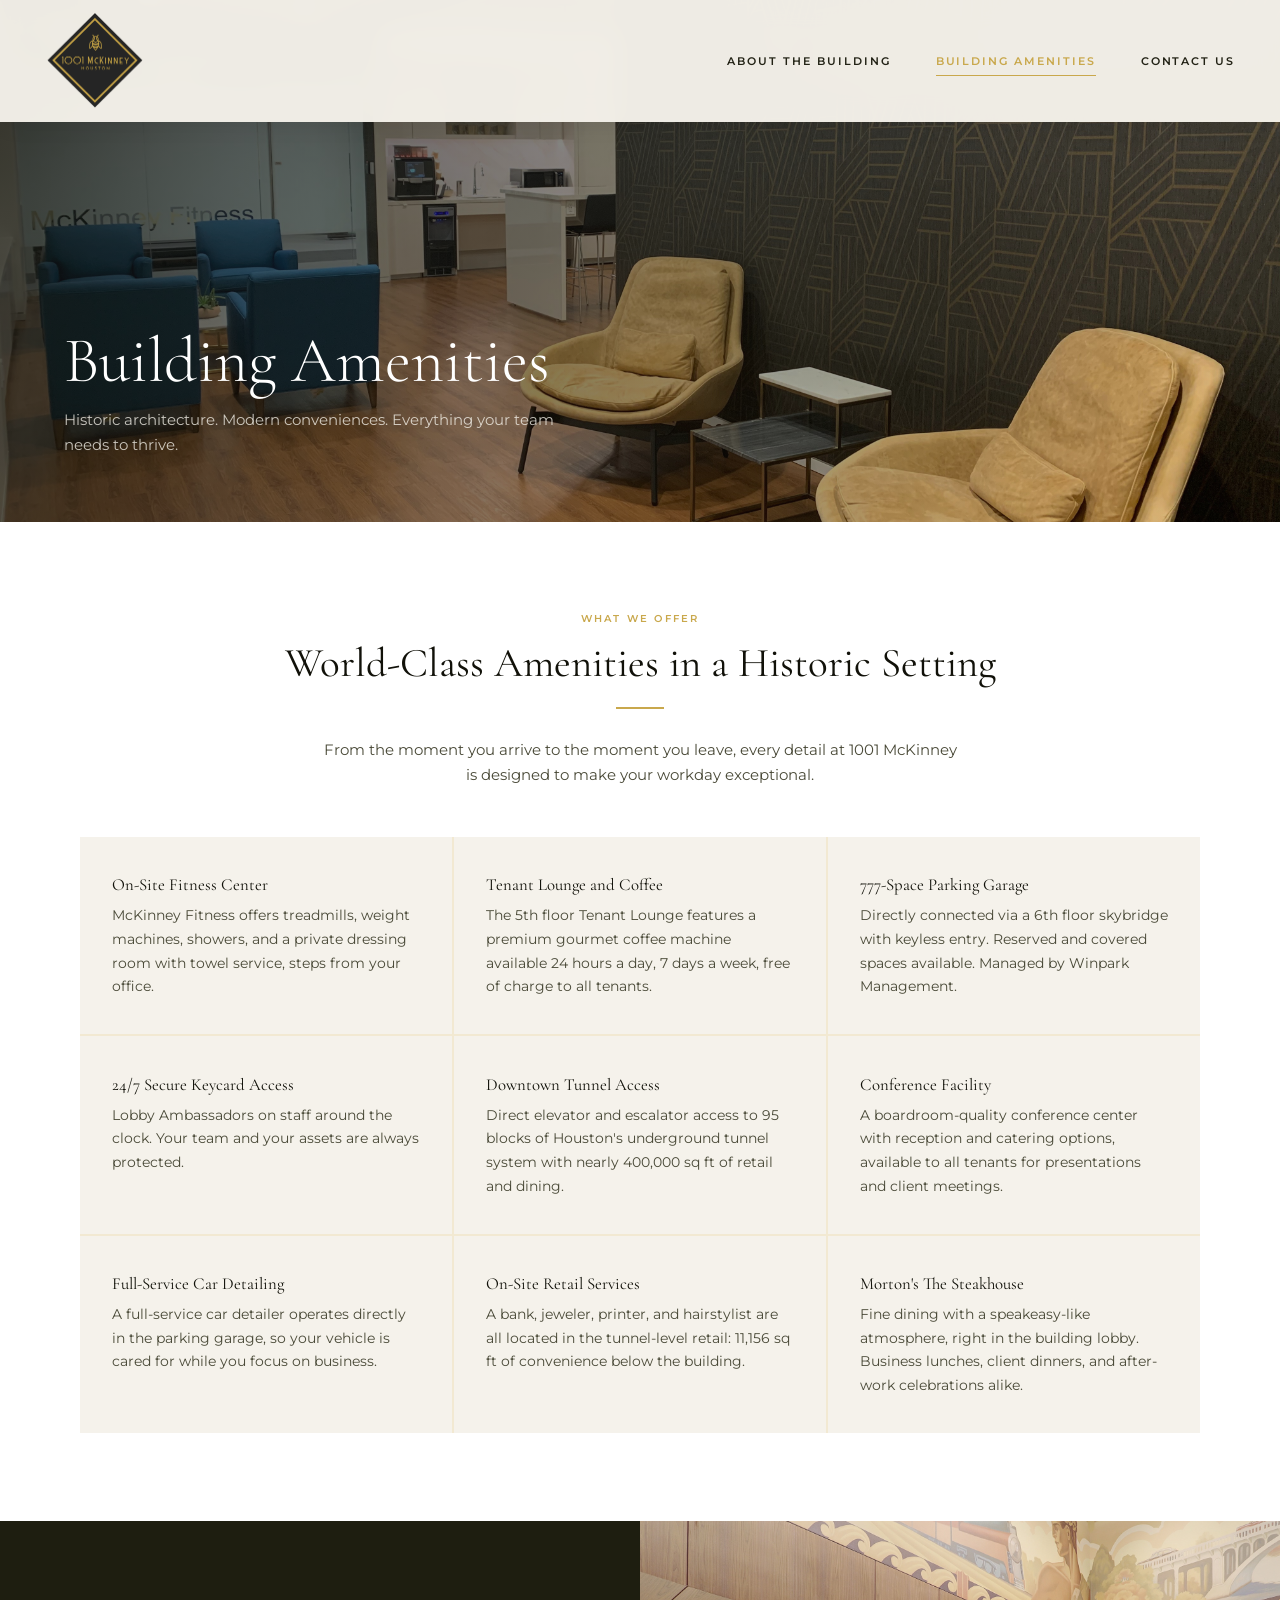
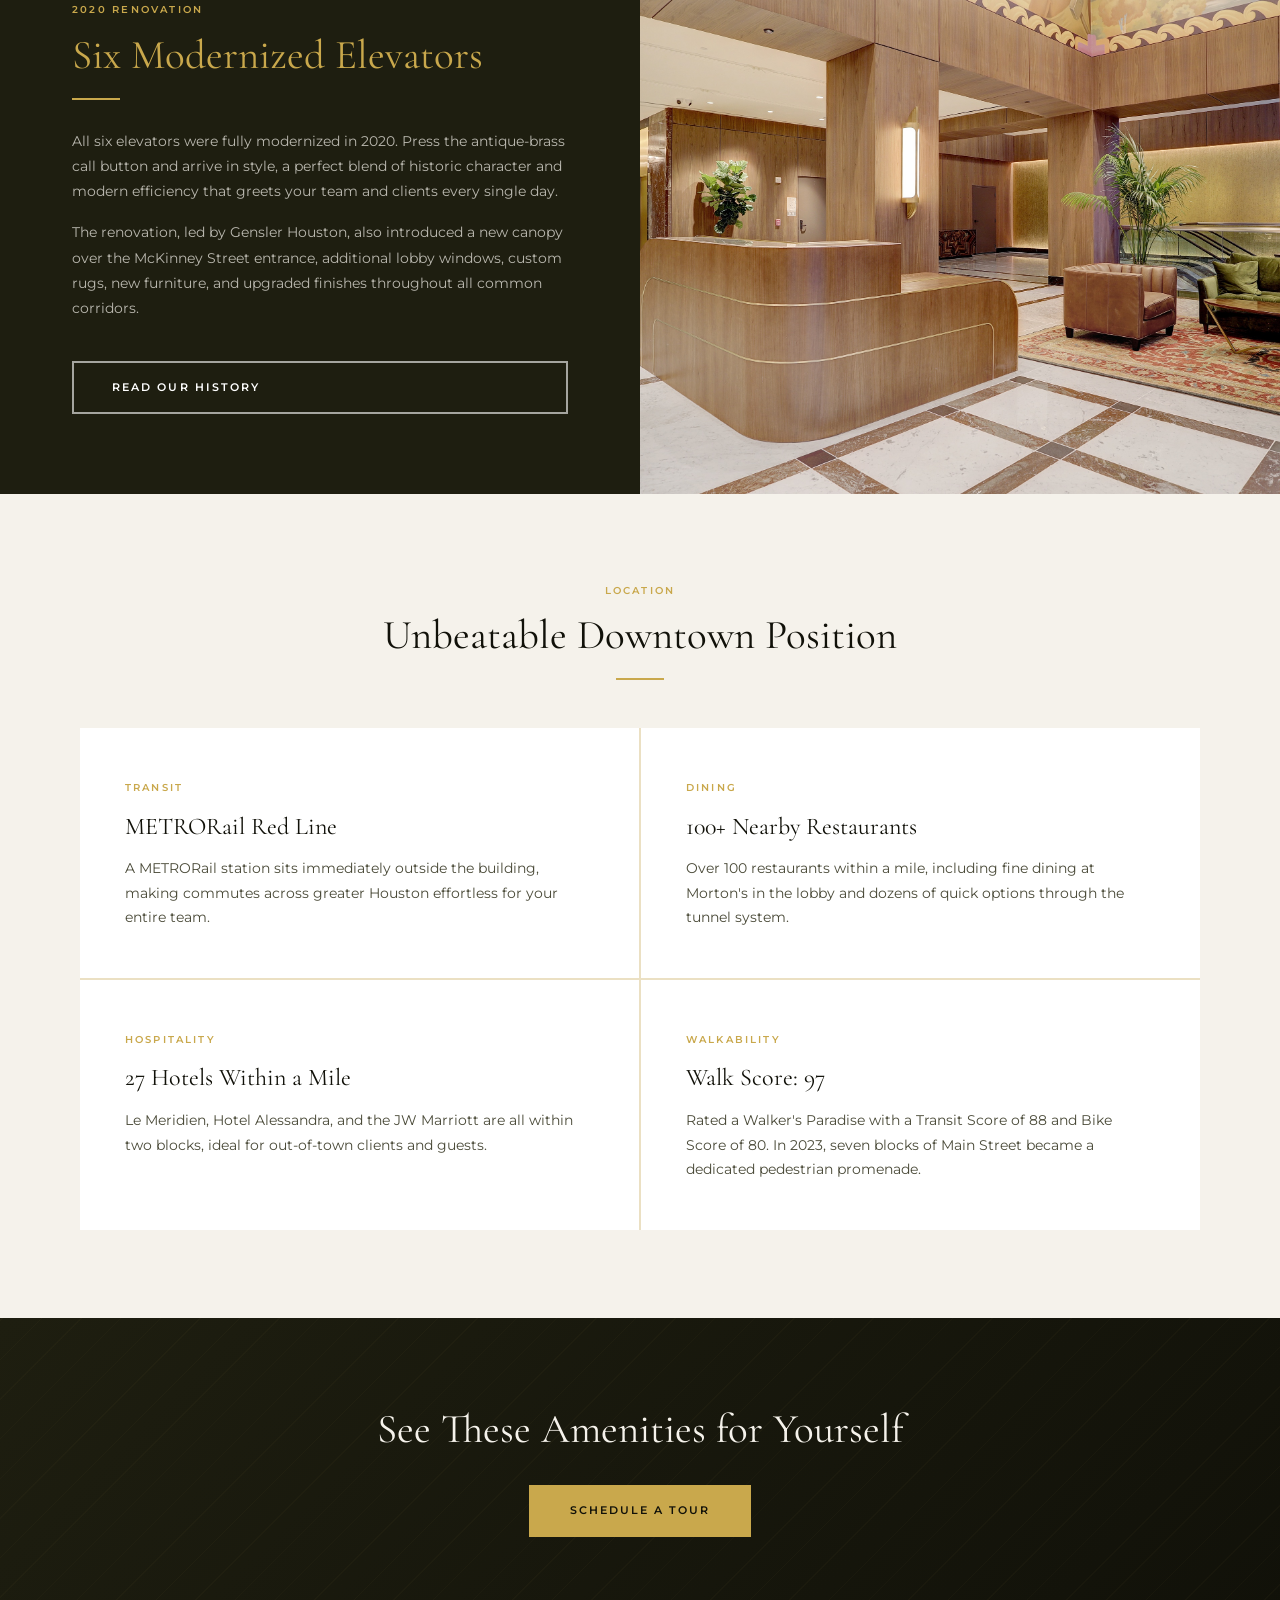
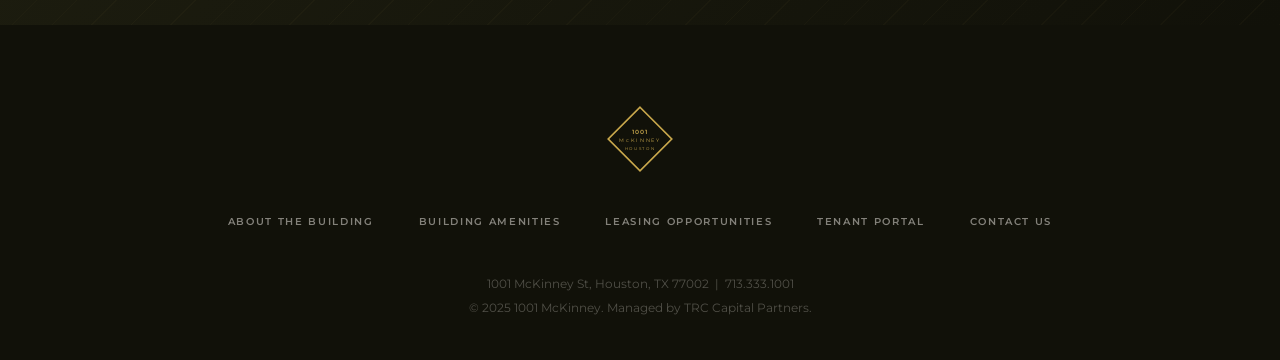
<file: amenities.html>
<!DOCTYPE html>
<html lang="en">
<head>
  <meta charset="UTF-8"><meta name="viewport" content="width=device-width, initial-scale=1.0">
  <title>Building Amenities - 1001 McKinney</title>
  <meta name="description" content="1001 McKinney combines historic design with modern workplace amenities including a fitness center, tenant lounge, tunnel access, and more.">
  <link rel="preconnect" href="https://fonts.googleapis.com">
  <link rel="preconnect" href="https://fonts.gstatic.com" crossorigin>
  <link href="https://fonts.googleapis.com/css2?family=Cormorant+Garamond:ital,wght@0,300;0,400;0,600;1,300;1,400&family=Montserrat:wght@300;400;500;600&display=swap" rel="stylesheet">
  <link rel="stylesheet" href="style.css">
</head>
<body>

<nav class="nav scrolled" id="nav">
  <a href="index.html">
     <img src="logo.png" style="width:100px;height:100px;">
  </a>
  <div class="nav-links">
    <a href="about.html">About the Building</a>
    <a href="amenities.html" class="active">Building Amenities</a>
    <a href="contact.html">Contact Us</a>
    <button class="hamburger" id="hamburger" aria-label="Open menu"><span></span><span></span><span></span></button>
  </div>
</nav>
<div class="mobile-menu" id="mobileMenu">
  <button class="mobile-close" id="mobileClose">x</button>
  <a href="about.html">About the Building</a>
  <a href="amenities.html">Building Amenities</a>
  <a href="leasing.html">Leasing Opportunities</a>
  <a href="tenant-portal.html">Tenant Portal</a>
  <a href="contact.html">Contact Us</a>
</div>

<section class="page-hero">
  <div class="page-hero-bg" style="background-image: url('lounge.jpg');"></div>
  <div class="page-hero-overlay"></div>
  <div class="page-hero-content">
    <h1>Building Amenities</h1>
    <p>Historic architecture. Modern conveniences. Everything your team needs to thrive.</p>
  </div>
</section>

<section class="section white">
  <div class="container">
    <div class="section-header centered">
      <span class="overline">What We Offer</span>
      <h2>World-Class Amenities in a Historic Setting</h2>
      <span class="gold-rule centered"></span>
      <p style="max-width:640px;margin:0 auto;">From the moment you arrive to the moment you leave, every detail at 1001 McKinney is designed to make your workday exceptional.</p>
    </div>
    <div class="amenity-grid" style="margin-top:3rem;">
      <div class="amenity-card">
        <h3>On-Site Fitness Center</h3>
        <p>McKinney Fitness offers treadmills, weight machines, showers, and a private dressing room with towel service, steps from your office.</p>
      </div>
      <div class="amenity-card">
        <h3>Tenant Lounge and Coffee</h3>
        <p>The 5th floor Tenant Lounge features a premium gourmet coffee machine available 24 hours a day, 7 days a week, free of charge to all tenants.</p>
      </div>
      <div class="amenity-card">
        <h3>777-Space Parking Garage</h3>
        <p>Directly connected via a 6th floor skybridge with keyless entry. Reserved and covered spaces available. Managed by Winpark Management.</p>
      </div>
      <div class="amenity-card">
        <h3>24/7 Secure Keycard Access</h3>
        <p>Lobby Ambassadors on staff around the clock. Your team and your assets are always protected.</p>
      </div>
      <div class="amenity-card">
        <h3>Downtown Tunnel Access</h3>
        <p>Direct elevator and escalator access to 95 blocks of Houston's underground tunnel system with nearly 400,000 sq ft of retail and dining.</p>
      </div>
      <div class="amenity-card">
        <h3>Conference Facility</h3>
        <p>A boardroom-quality conference center with reception and catering options, available to all tenants for presentations and client meetings.</p>
      </div>
      <div class="amenity-card">
        <h3>Full-Service Car Detailing</h3>
        <p>A full-service car detailer operates directly in the parking garage, so your vehicle is cared for while you focus on business.</p>
      </div>
      <div class="amenity-card">
        <h3>On-Site Retail Services</h3>
        <p>A bank, jeweler, printer, and hairstylist are all located in the tunnel-level retail: 11,156 sq ft of convenience below the building.</p>
      </div>
      <div class="amenity-card">
        <h3>Morton's The Steakhouse</h3>
        <p>Fine dining with a speakeasy-like atmosphere, right in the building lobby. Business lunches, client dinners, and after-work celebrations alike.</p>
      </div>
    </div>
  </div>
</section>

<!-- PHOTO SPLIT: LOBBY -->
<div class="photo-split">
  <div class="photo-split-content">
    <span class="overline" style="display:block;font-size:0.63rem;font-weight:600;letter-spacing:0.22em;text-transform:uppercase;color:var(--gold);margin-bottom:0.8rem;">2020 Renovation</span>
    <h2>Six Modernized Elevators</h2>
    <span class="gold-rule"></span>
    <p>All six elevators were fully modernized in 2020. Press the antique-brass call button and arrive in style, a perfect blend of historic character and modern efficiency that greets your team and clients every single day.</p>
    <p>The renovation, led by Gensler Houston, also introduced a new canopy over the McKinney Street entrance, additional lobby windows, custom rugs, new furniture, and upgraded finishes throughout all common corridors.</p>
    <a href="about.html" class="btn btn-ghost" style="margin-top:1.5rem;">Read Our History</a>
  </div>
  <div class="photo-split-img" style="background-image: url('lobby.png');"></div>
</div>

<section class="section cream">
  <div class="container">
    <div class="section-header centered">
      <span class="overline">Location</span>
      <h2>Unbeatable Downtown Position</h2>
      <span class="gold-rule centered"></span>
    </div>
    <div class="feature-grid">
      <div class="feature-item">
        <span class="feature-label">Transit</span>
        <h3>METRORail Red Line</h3>
        <p>A METRORail station sits immediately outside the building, making commutes across greater Houston effortless for your entire team.</p>
      </div>
      <div class="feature-item">
        <span class="feature-label">Dining</span>
        <h3>100+ Nearby Restaurants</h3>
        <p>Over 100 restaurants within a mile, including fine dining at Morton's in the lobby and dozens of quick options through the tunnel system.</p>
      </div>
      <div class="feature-item">
        <span class="feature-label">Hospitality</span>
        <h3>27 Hotels Within a Mile</h3>
        <p>Le Meridien, Hotel Alessandra, and the JW Marriott are all within two blocks, ideal for out-of-town clients and guests.</p>
      </div>
      <div class="feature-item">
        <span class="feature-label">Walkability</span>
        <h3>Walk Score: 97</h3>
        <p>Rated a Walker's Paradise with a Transit Score of 88 and Bike Score of 80. In 2023, seven blocks of Main Street became a dedicated pedestrian promenade.</p>
      </div>
    </div>
  </div>
</section>

<section class="cta-banner">
  <div class="container">
    <h2>See These Amenities for Yourself</h2>
    <a href="contact.html" class="btn btn-gold">Schedule a Tour</a>
  </div>
</section>

<footer class="footer">
  <div class="container footer-inner">
    <svg class="logo-svg" viewBox="0 0 120 120" xmlns="http://www.w3.org/2000/svg">
      <polygon points="60,4 116,60 60,116 4,60" fill="#111109" stroke="#c9a84c" stroke-width="3"/>
      <text x="60" y="51" text-anchor="middle" fill="#c9a84c" font-family="Montserrat,sans-serif" font-size="11" font-weight="600" letter-spacing="2">1001</text>
      <text x="60" y="66" text-anchor="middle" fill="#c9a84c" font-family="Montserrat,sans-serif" font-size="8.5" font-weight="400" letter-spacing="3">McKINNEY</text>
      <text x="60" y="79" text-anchor="middle" fill="#c9a84c" font-family="Montserrat,sans-serif" font-size="6.5" letter-spacing="3">HOUSTON</text>
    </svg>
    <nav class="footer-nav">
      <a href="about.html">About the Building</a>
      <a href="amenities.html">Building Amenities</a>
      <a href="leasing.html">Leasing Opportunities</a>
      <a href="tenant-portal.html">Tenant Portal</a>
      <a href="contact.html">Contact Us</a>
    </nav>
    <div class="footer-meta">1001 McKinney St, Houston, TX 77002 &nbsp;|&nbsp; 713.333.1001<br>&copy; 2025 1001 McKinney. Managed by TRC Capital Partners.</div>
  </div>
</footer>
<script>
  document.getElementById('hamburger').addEventListener('click', () => document.getElementById('mobileMenu').classList.add('open'));
  document.getElementById('mobileClose').addEventListener('click', () => document.getElementById('mobileMenu').classList.remove('open'));
  const obs = new IntersectionObserver(e => e.forEach(x => { if(x.isIntersecting) x.target.classList.add('visible'); }), {threshold:0.1});
  document.querySelectorAll('.amenity-card,.feature-item').forEach(el => obs.observe(el));
</script>
</body>
</html>
</file>
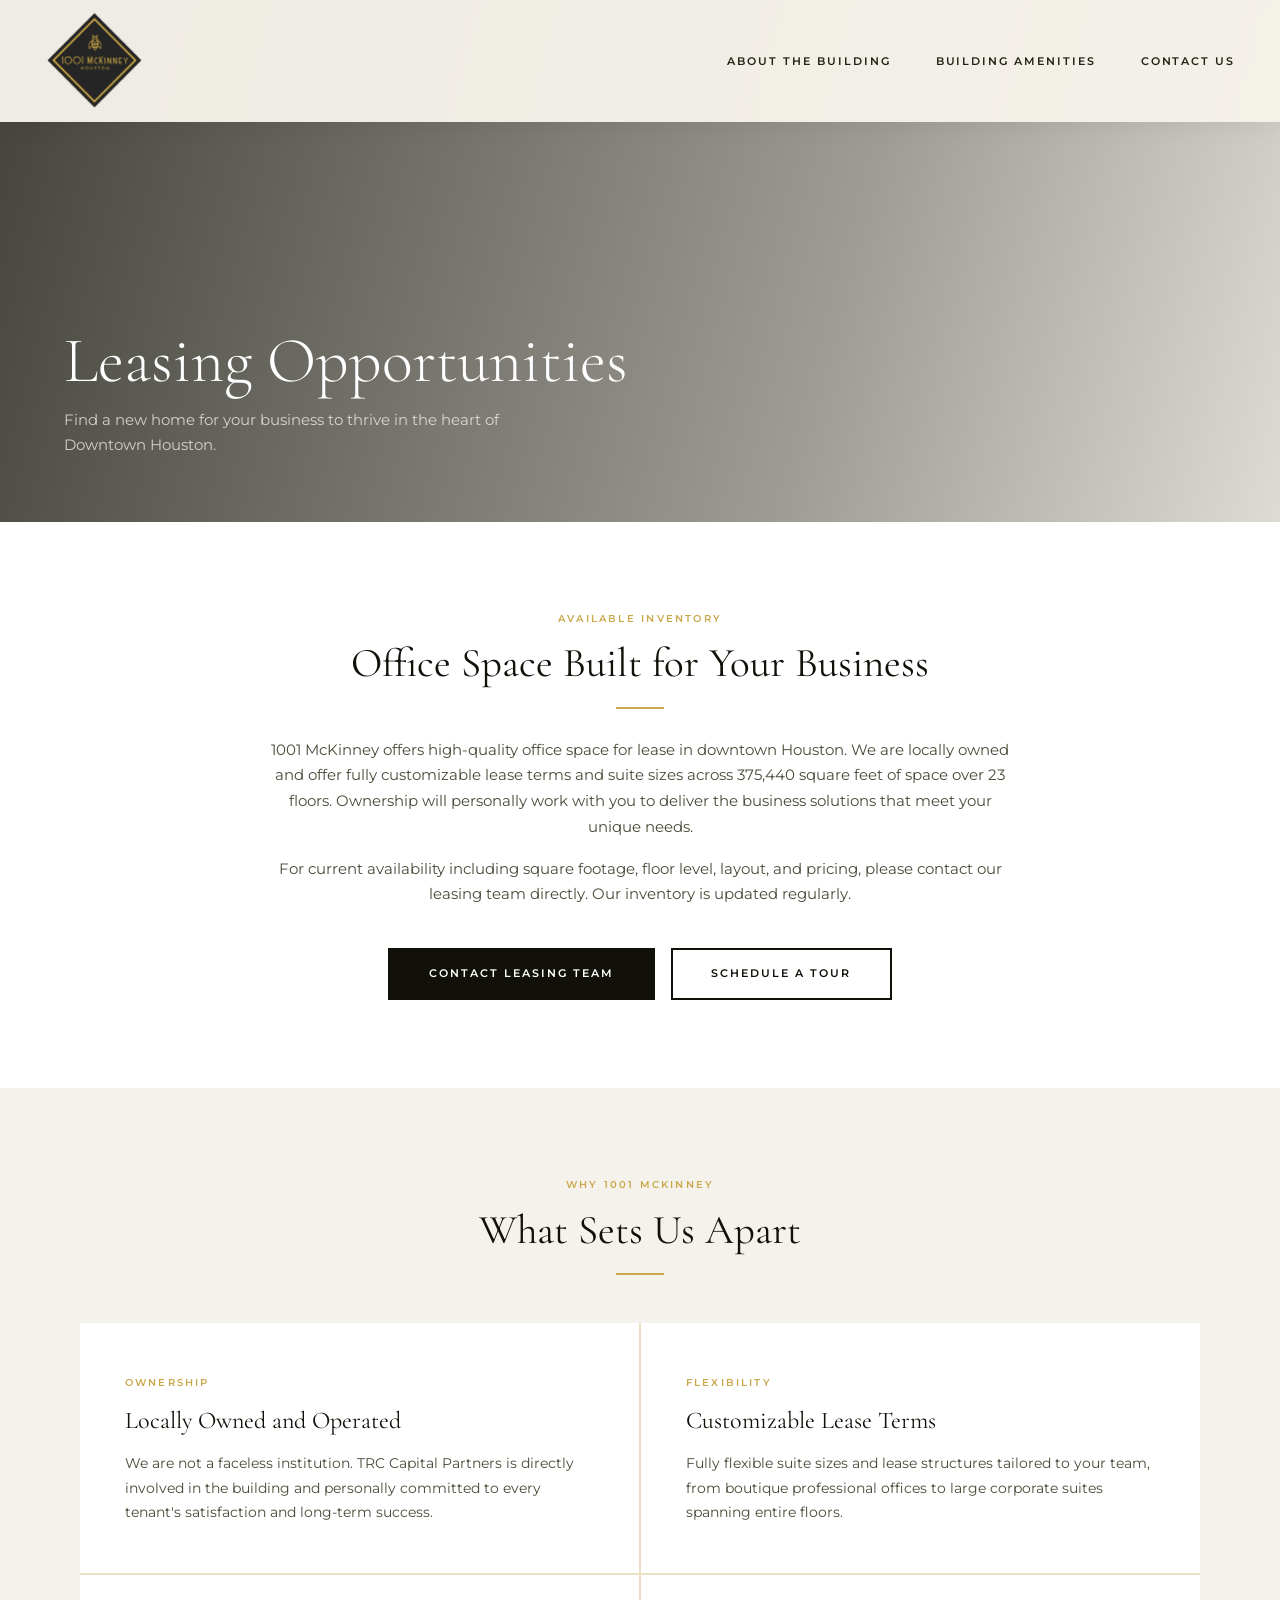
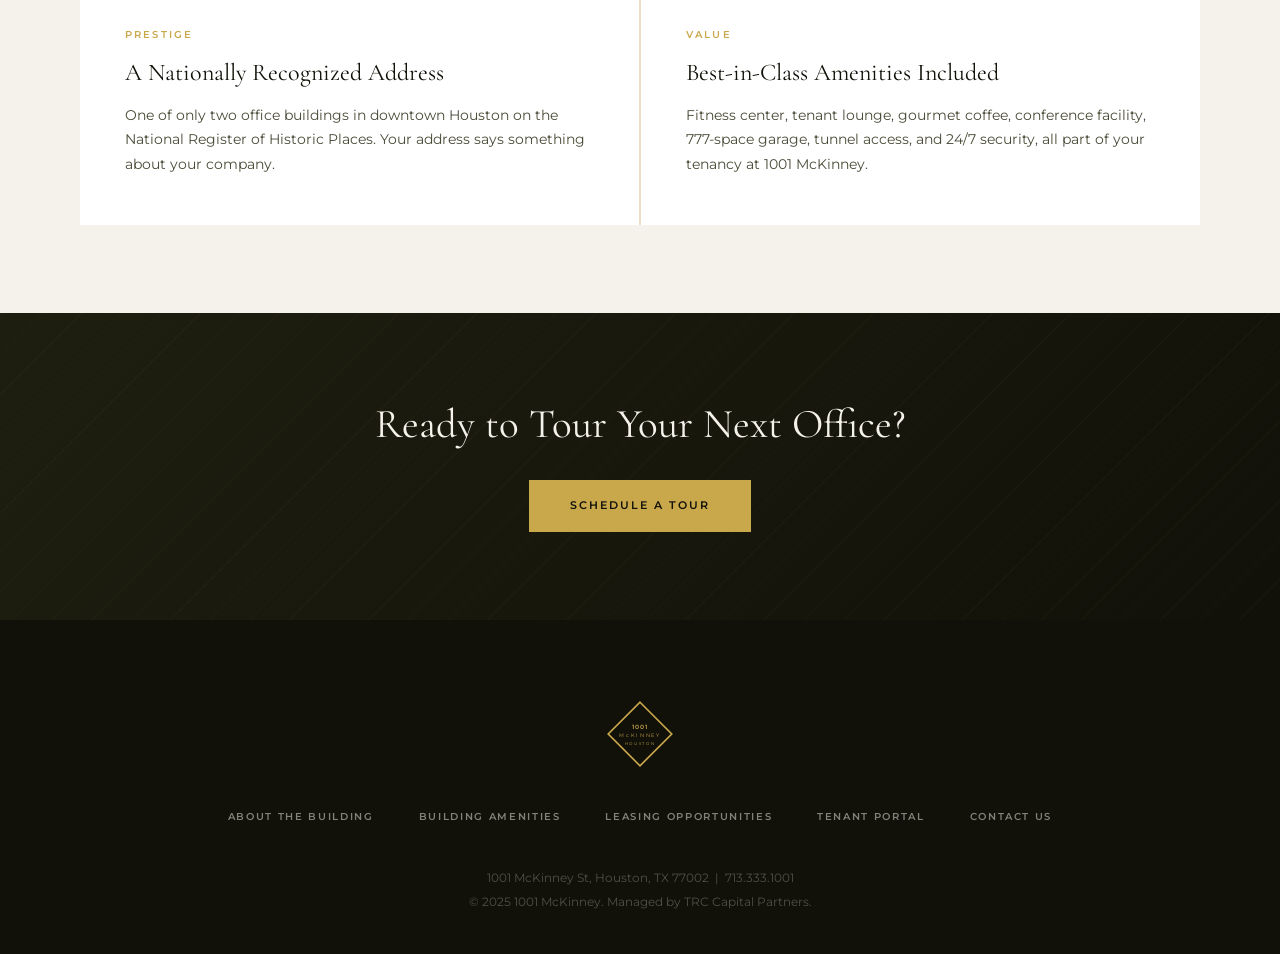
<file: leasing.html>
<!DOCTYPE html>
<html lang="en">
<head>
  <meta charset="UTF-8"><meta name="viewport" content="width=device-width, initial-scale=1.0">
  <title>Leasing Opportunities - 1001 McKinney</title>
  <meta name="description" content="1001 McKinney combines historic design with today's modern workplace amenities. Check out available spaces for lease in downtown Houston.">
  <link rel="preconnect" href="https://fonts.googleapis.com">
  <link rel="preconnect" href="https://fonts.gstatic.com" crossorigin>
  <link href="https://fonts.googleapis.com/css2?family=Cormorant+Garamond:ital,wght@0,300;0,400;0,600;1,300;1,400&family=Montserrat:wght@300;400;500;600&display=swap" rel="stylesheet">
  <link rel="stylesheet" href="style.css">
</head>
<body>

<nav class="nav scrolled" id="nav">
  <a href="index.html">
     <img src="logo.png" style="width:100x;height:100px;">
  </a>
  <div class="nav-links">
    <a href="about.html">About the Building</a>
    <a href="amenities.html">Building Amenities</a>
    <a href="contact.html">Contact Us</a>
    <button class="hamburger" id="hamburger" aria-label="Open menu"><span></span><span></span><span></span></button>
  </div>
</nav>
<div class="mobile-menu" id="mobileMenu">
  <button class="mobile-close" id="mobileClose">x</button>
  <a href="about.html">About the Building</a>
  <a href="amenities.html">Building Amenities</a>
  <a href="leasing.html">Leasing Opportunities</a>
  <a href="tenant-portal.html">Tenant Portal</a>
  <a href="contact.html">Contact Us</a>
</div>

<section class="page-hero">
  <div class="page-hero-bg" style="background-image: url('https://images.unsplash.com/photo-1497366811353-6870744d04b2?w=1800&q=80');"></div>
  <div class="page-hero-overlay"></div>
  <div class="page-hero-content">
    <h1>Leasing Opportunities</h1>
    <p>Find a new home for your business to thrive in the heart of Downtown Houston.</p>
  </div>
</section>

<section class="section white">
  <div class="container" style="max-width:820px;margin:0 auto;text-align:center;">
    <span class="overline" style="display:block;font-size:0.63rem;font-weight:600;letter-spacing:0.22em;text-transform:uppercase;color:var(--gold);margin-bottom:0.8rem;">Available Inventory</span>
    <h2>Office Space Built for Your Business</h2>
    <span class="gold-rule centered"></span>
    <p>1001 McKinney offers high-quality office space for lease in downtown Houston. We are locally owned and offer fully customizable lease terms and suite sizes across 375,440 square feet of space over 23 floors. Ownership will personally work with you to deliver the business solutions that meet your unique needs.</p>
    <p>For current availability including square footage, floor level, layout, and pricing, please contact our leasing team directly. Our inventory is updated regularly.</p>
    <div class="btn-row" style="margin-top:2.5rem;">
      <a href="contact.html" class="btn btn-dark">Contact Leasing Team</a>
      <a href="contact.html" class="btn btn-outline">Schedule a Tour</a>
    </div>
  </div>
</section>

<section class="section cream">
  <div class="container">
    <div class="section-header centered">
      <span class="overline">Why 1001 McKinney</span>
      <h2>What Sets Us Apart</h2>
      <span class="gold-rule centered"></span>
    </div>
    <div class="feature-grid">
      <div class="feature-item">
        <span class="feature-label">Ownership</span>
        <h3>Locally Owned and Operated</h3>
        <p>We are not a faceless institution. TRC Capital Partners is directly involved in the building and personally committed to every tenant's satisfaction and long-term success.</p>
      </div>
      <div class="feature-item">
        <span class="feature-label">Flexibility</span>
        <h3>Customizable Lease Terms</h3>
        <p>Fully flexible suite sizes and lease structures tailored to your team, from boutique professional offices to large corporate suites spanning entire floors.</p>
      </div>
      <div class="feature-item">
        <span class="feature-label">Prestige</span>
        <h3>A Nationally Recognized Address</h3>
        <p>One of only two office buildings in downtown Houston on the National Register of Historic Places. Your address says something about your company.</p>
      </div>
      <div class="feature-item">
        <span class="feature-label">Value</span>
        <h3>Best-in-Class Amenities Included</h3>
        <p>Fitness center, tenant lounge, gourmet coffee, conference facility, 777-space garage, tunnel access, and 24/7 security, all part of your tenancy at 1001 McKinney.</p>
      </div>
    </div>
  </div>
</section>

<section class="cta-banner">
  <div class="container">
    <h2>Ready to Tour Your Next Office?</h2>
    <a href="contact.html" class="btn btn-gold">Schedule a Tour</a>
  </div>
</section>

<footer class="footer">
  <div class="container footer-inner">
    <svg class="logo-svg" viewBox="0 0 120 120" xmlns="http://www.w3.org/2000/svg">
      <polygon points="60,4 116,60 60,116 4,60" fill="#111109" stroke="#c9a84c" stroke-width="3"/>
      <text x="60" y="51" text-anchor="middle" fill="#c9a84c" font-family="Montserrat,sans-serif" font-size="11" font-weight="600" letter-spacing="2">1001</text>
      <text x="60" y="66" text-anchor="middle" fill="#c9a84c" font-family="Montserrat,sans-serif" font-size="8.5" font-weight="400" letter-spacing="3">McKINNEY</text>
      <text x="60" y="79" text-anchor="middle" fill="#c9a84c" font-family="Montserrat,sans-serif" font-size="6.5" letter-spacing="3">HOUSTON</text>
    </svg>
    <nav class="footer-nav">
      <a href="about.html">About the Building</a>
      <a href="amenities.html">Building Amenities</a>
      <a href="leasing.html">Leasing Opportunities</a>
      <a href="tenant-portal.html">Tenant Portal</a>
      <a href="contact.html">Contact Us</a>
    </nav>
    <div class="footer-meta">1001 McKinney St, Houston, TX 77002 &nbsp;|&nbsp; 713.333.1001<br>&copy; 2025 1001 McKinney. Managed by TRC Capital Partners.</div>
  </div>
</footer>
<script>
  document.getElementById('hamburger').addEventListener('click', () => document.getElementById('mobileMenu').classList.add('open'));
  document.getElementById('mobileClose').addEventListener('click', () => document.getElementById('mobileMenu').classList.remove('open'));
  const obs = new IntersectionObserver(e => e.forEach(x => { if(x.isIntersecting) x.target.classList.add('visible'); }), {threshold:0.1});
  document.querySelectorAll('.feature-item').forEach(el => obs.observe(el));
</script>
</body>
</html>
</file>
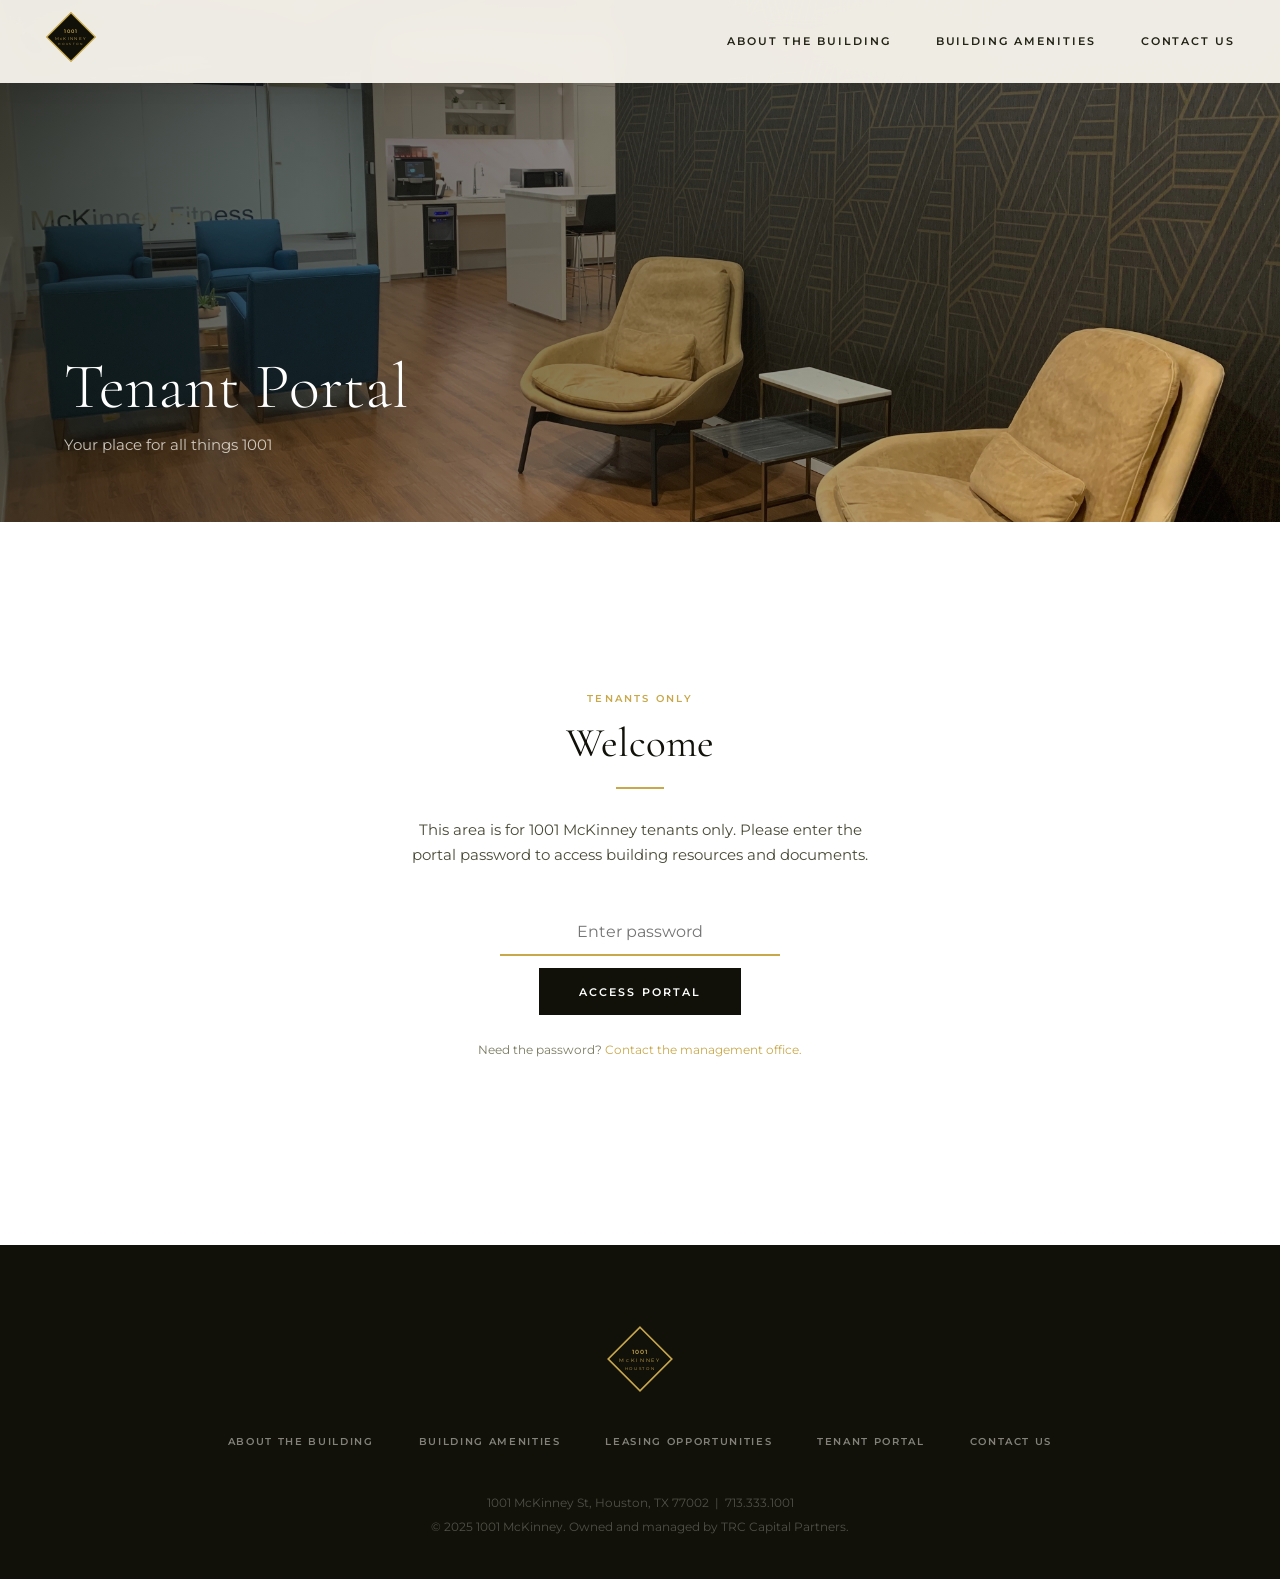
<file: tenant-portal.html>
<!DOCTYPE html>
<html lang="en">
<head>
  <meta charset="UTF-8"><meta name="viewport" content="width=device-width, initial-scale=1.0">
  <title>Tenant Portal - 1001 McKinney</title>
  <meta name="description" content="Your place for all things 1001 McKinney. Access documents, resources, and building contacts.">
  <link rel="preconnect" href="https://fonts.googleapis.com">
  <link rel="preconnect" href="https://fonts.gstatic.com" crossorigin>
  <link href="https://fonts.googleapis.com/css2?family=Cormorant+Garamond:ital,wght@0,300;0,400;0,600;1,300;1,400&family=Montserrat:wght@300;400;500;600&display=swap" rel="stylesheet">
  <link rel="stylesheet" href="style.css">
</head>
<body>

<nav class="nav scrolled" id="nav">
  <a href="index.html">
    <svg class="logo-svg" viewBox="0 0 120 120" xmlns="http://www.w3.org/2000/svg">
      <polygon points="60,4 116,60 60,116 4,60" fill="#111109" stroke="#c9a84c" stroke-width="3"/>
      <text x="60" y="51" text-anchor="middle" fill="#c9a84c" font-family="Montserrat,sans-serif" font-size="11" font-weight="600" letter-spacing="2">1001</text>
      <text x="60" y="66" text-anchor="middle" fill="#c9a84c" font-family="Montserrat,sans-serif" font-size="8.5" font-weight="400" letter-spacing="3">McKINNEY</text>
      <text x="60" y="79" text-anchor="middle" fill="#c9a84c" font-family="Montserrat,sans-serif" font-size="6.5" letter-spacing="3">HOUSTON</text>
    </svg>
  </a>
  <div class="nav-links">
    <a href="about.html">About the Building</a>
    <a href="amenities.html">Building Amenities</a>
    <a href="contact.html">Contact Us</a>
    <button class="hamburger" id="hamburger" aria-label="Open menu"><span></span><span></span><span></span></button>
  </div>
</nav>
<div class="mobile-menu" id="mobileMenu">
  <button class="mobile-close" id="mobileClose">x</button>
  <a href="about.html">About the Building</a>
  <a href="amenities.html">Building Amenities</a>
  <a href="leasing.html">Leasing Opportunities</a>
  <a href="tenant-portal.html">Tenant Portal</a>
  <a href="contact.html">Contact Us</a>
</div>

<section class="page-hero">
  <div class="page-hero-bg" style="background-image: url('lounge.jpg');"></div>
  <div class="page-hero-overlay"></div>
  <div class="page-hero-content">
    <h1>Tenant Portal</h1>
    <p>Your place for all things 1001</p>
  </div>
</section>

<section class="section white" id="portalGate">
  <div class="container">
    <div class="portal-gate">
      <span class="overline" style="display:block;font-size:0.63rem;font-weight:600;letter-spacing:0.22em;text-transform:uppercase;color:var(--gold);margin-bottom:0.8rem;">Tenants Only</span>
      <h2>Welcome</h2>
      <span class="gold-rule centered"></span>
      <p style="max-width:460px;color:var(--text-mid);">This area is for 1001 McKinney tenants only. Please enter the portal password to access building resources and documents.</p>
      <input type="password" id="portalPassword" placeholder="Enter password">
      <p class="portal-error" id="portalError">Incorrect password. Please try again.</p>
      <button class="btn btn-dark" onclick="checkPassword()">Access Portal</button>
      <p style="font-size:0.78rem;color:var(--text-light);margin-top:1.5rem;">Need the password? <a href="contact.html" style="color:var(--gold);">Contact the management office.</a></p>
    </div>
  </div>
</section>

<div class="portal-content" id="portalContent">
  <section class="section white">
    <div class="container">
      <div class="section-header centered">
        <span class="overline">Tenant Resources</span>
        <h2>Welcome</h2>
        <span class="gold-rule centered"></span>
        <p style="max-width:680px;margin:0 auto;">Below you will find everything you need to get the most out of 1001 McKinney. Need a parking application? We have you covered. Need the tenant handbook? Ditto. For anything else, reach out to our management office directly.</p>
      </div>

      <div class="doc-grid" style="margin-top:3rem;">
        <a href="#" class="doc-link">
          <svg class="doc-icon" viewBox="0 0 24 24" fill="none" stroke="currentColor" stroke-width="1.5"><path d="M14 2H6a2 2 0 00-2 2v16a2 2 0 002 2h12a2 2 0 002-2V8z"/><polyline points="14 2 14 8 20 8"/></svg>
          1001 McKinney Tenant Handbook
        </a>
        <a href="#" class="doc-link">
          <svg class="doc-icon" viewBox="0 0 24 24" fill="none" stroke="currentColor" stroke-width="1.5"><path d="M14 2H6a2 2 0 00-2 2v16a2 2 0 002 2h12a2 2 0 002-2V8z"/><polyline points="14 2 14 8 20 8"/></svg>
          Parking Application (Winpark)
        </a>
        <a href="#" class="doc-link">
          <svg class="doc-icon" viewBox="0 0 24 24" fill="none" stroke="currentColor" stroke-width="1.5"><path d="M14 2H6a2 2 0 00-2 2v16a2 2 0 002 2h12a2 2 0 002-2V8z"/><polyline points="14 2 14 8 20 8"/></svg>
          McKinney Fitness Waiver
        </a>
        <a href="#" class="doc-link">
          <svg class="doc-icon" viewBox="0 0 24 24" fill="none" stroke="currentColor" stroke-width="1.5"><path d="M14 2H6a2 2 0 00-2 2v16a2 2 0 002 2h12a2 2 0 002-2V8z"/><polyline points="14 2 14 8 20 8"/></svg>
          Conference Room Reservation
        </a>
        <a href="#" class="doc-link">
          <svg class="doc-icon" viewBox="0 0 24 24" fill="none" stroke="currentColor" stroke-width="1.5"><path d="M14 2H6a2 2 0 00-2 2v16a2 2 0 002 2h12a2 2 0 002-2V8z"/><polyline points="14 2 14 8 20 8"/></svg>
          Submit a Maintenance Request
        </a>
        <a href="#" class="doc-link">
          <svg class="doc-icon" viewBox="0 0 24 24" fill="none" stroke="currentColor" stroke-width="1.5"><path d="M14 2H6a2 2 0 00-2 2v16a2 2 0 002 2h12a2 2 0 002-2V8z"/><polyline points="14 2 14 8 20 8"/></svg>
          Move-In and Move-Out Procedures
        </a>
      </div>

      <div style="margin-top:5rem;">
        <div class="section-header">
          <span class="overline">Who to Call</span>
          <h3>Building Management Contacts</h3>
          <span class="gold-rule"></span>
        </div>
        <div class="contacts-grid">
          <div class="contact-card">
            <strong>TRC Capital Partners</strong>
            <span class="role">Building Management, Suite 530</span>
            <a href="tel:7133331001">713.333.1001</a>
            <span class="note">Monday to Friday, 8am to 5pm. On-call after hours.</span>
          </div>
          <div class="contact-card">
            <strong>Winpark Management</strong>
            <span class="role">Parking Garage, Suite P1</span>
            <span class="note">Located in the parking garage lobby.</span>
          </div>
          <div class="contact-card">
            <strong>Lobby Ambassadors</strong>
            <span class="role">Security, On Staff 24/7</span>
            <span class="note">Security Director: Officer Albert Jones</span>
          </div>
        </div>
      </div>
    </div>
  </section>
</div>

<footer class="footer">
  <div class="container footer-inner">
    <svg class="logo-svg" viewBox="0 0 120 120" xmlns="http://www.w3.org/2000/svg">
      <polygon points="60,4 116,60 60,116 4,60" fill="#111109" stroke="#c9a84c" stroke-width="3"/>
      <text x="60" y="51" text-anchor="middle" fill="#c9a84c" font-family="Montserrat,sans-serif" font-size="11" font-weight="600" letter-spacing="2">1001</text>
      <text x="60" y="66" text-anchor="middle" fill="#c9a84c" font-family="Montserrat,sans-serif" font-size="8.5" font-weight="400" letter-spacing="3">McKINNEY</text>
      <text x="60" y="79" text-anchor="middle" fill="#c9a84c" font-family="Montserrat,sans-serif" font-size="6.5" letter-spacing="3">HOUSTON</text>
    </svg>
    <nav class="footer-nav">
      <a href="about.html">About the Building</a>
      <a href="amenities.html">Building Amenities</a>
      <a href="leasing.html">Leasing Opportunities</a>
      <a href="tenant-portal.html">Tenant Portal</a>
      <a href="contact.html">Contact Us</a>
    </nav>
    <div class="footer-meta">1001 McKinney St, Houston, TX 77002 &nbsp;|&nbsp; 713.333.1001<br>&copy; 2025 1001 McKinney. Owned and managed by TRC Capital Partners.</div>
  </div>
</footer>
<script>
  document.getElementById('hamburger').addEventListener('click', () => document.getElementById('mobileMenu').classList.add('open'));
  document.getElementById('mobileClose').addEventListener('click', () => document.getElementById('mobileMenu').classList.remove('open'));
  function checkPassword() {
    if (document.getElementById('portalPassword').value === '1001McKinney') {
      document.getElementById('portalGate').style.display = 'none';
      document.getElementById('portalContent').classList.add('unlocked');
    } else {
      document.getElementById('portalError').style.display = 'block';
    }
  }
  document.getElementById('portalPassword').addEventListener('keypress', e => { if(e.key==='Enter') checkPassword(); });
</script>
</body>
</html>
</file>
<file: style.css>
/* ============================================================
   1001 McKINNEY -- Global Styles v2
   Aesthetic: Refined Art Deco / Sleek Modern Luxury
   No emojis. No em-dashes. Clean, intentional, premium.
   ============================================================ */

:root {
  --gold:        #c9a84c;
  --gold-light:  #dfc07a;
  --gold-pale:   rgba(201,168,76,0.12);
  --dark:        #111109;
  --dark-mid:    #1e1e10;
  --dark-card:   #1a1a0d;
  --olive:       #4a4c2c;
  --cream:       #f5f2eb;
  --cream-dark:  #ede9df;
  --white:       #ffffff;
  --text:        #222215;
  --text-mid:    #4a4a38;
  --text-light:  #7a7a62;
  --border:      rgba(201,168,76,0.25);
  --font-display:'Cormorant Garamond', Georgia, serif;
  --font-body:   'Montserrat', sans-serif;
  --ease:        cubic-bezier(0.25, 0.46, 0.45, 0.94);
  --max:         1200px;
}

*, *::before, *::after { box-sizing: border-box; margin: 0; padding: 0; }
html { scroll-behavior: smooth; font-size: 16px; }

body {
  font-family: var(--font-body);
  background: var(--cream);
  color: var(--text);
  line-height: 1.75;
  -webkit-font-smoothing: antialiased;
}

img { display: block; max-width: 100%; }
a  { text-decoration: none; color: inherit; }

/* ---- TYPOGRAPHY ---- */
h1, h2, h3, h4 {
  font-family: var(--font-display);
  font-weight: 400;
  line-height: 1.15;
  color: var(--dark);
}
h1 { font-size: clamp(2.4rem, 5vw, 4rem); }
h2 { font-size: clamp(1.9rem, 3.2vw, 3rem); }
h3 { font-size: clamp(1.2rem, 2vw, 1.5rem); }
p  { color: var(--text-mid); margin-bottom: 1rem; font-size: 0.92rem; }

.container {
  max-width: var(--max);
  margin: 0 auto;
  padding: 0 2.5rem;
}

/* ---- GOLD LINE ---- */
.gold-rule {
  display: block;
  width: 48px;
  height: 2px;
  background: var(--gold);
  margin: 1.2rem 0 1.8rem;
}
.gold-rule.centered { margin: 1.2rem auto 1.8rem; }

/* ---- BUTTONS ---- */
.btn {
  display: inline-block;
  padding: 0.9rem 2.4rem;
  font-family: var(--font-body);
  font-size: 0.7rem;
  font-weight: 600;
  letter-spacing: 0.18em;
  text-transform: uppercase;
  border: 2px solid transparent;
  cursor: pointer;
  transition: background 0.28s var(--ease), color 0.28s var(--ease), border-color 0.28s var(--ease);
}
.btn-dark  { background: var(--dark);  color: var(--white); border-color: var(--dark); }
.btn-dark:hover  { background: transparent; color: var(--dark); }
.btn-gold  { background: var(--gold);  color: var(--dark); border-color: var(--gold); }
.btn-gold:hover  { background: transparent; color: var(--gold); }
.btn-ghost { background: transparent; color: var(--white); border-color: rgba(255,255,255,0.6); }
.btn-ghost:hover { background: var(--white); color: var(--dark); border-color: var(--white); }
.btn-outline { background: transparent; color: var(--dark); border-color: var(--dark); }
.btn-outline:hover { background: var(--dark); color: var(--white); }

/* ---- NAV ---- */
.nav {
  position: fixed;
  top: 0; left: 0; right: 0;
  z-index: 1000;
  display: flex;
  align-items: center;
  justify-content: space-between;
  padding: 1.4rem 2.8rem;
  transition: background 0.35s var(--ease), padding 0.35s var(--ease), box-shadow 0.35s var(--ease);
}
.nav.scrolled {
  background: rgba(245,242,235,0.97);
  padding: 0.7rem 2.8rem;
  box-shadow: 0 1px 24px rgba(0,0,0,0.07);
  backdrop-filter: blur(12px);
}

.logo-svg { width: 68px; height: 68px; transition: width 0.3s, height 0.3s; }
.nav.scrolled .logo-svg { width: 52px; height: 52px; }

.nav-links {
  display: flex;
  align-items: center;
  gap: 2.8rem;
}
.nav-links a {
  font-size: 0.68rem;
  font-weight: 600;
  letter-spacing: 0.18em;
  text-transform: uppercase;
  color: rgba(245,242,235,0.9);
  position: relative;
  transition: color 0.25s;
}
.nav-links a::after {
  content: '';
  position: absolute;
  bottom: -5px; left: 0;
  width: 0; height: 1px;
  background: var(--gold);
  transition: width 0.3s var(--ease);
}
.nav-links a:hover { color: var(--gold-light); }
.nav-links a:hover::after { width: 100%; }
.nav-links a.active { color: var(--gold-light); }
.nav-links a.active::after { width: 100%; }

.nav.scrolled .nav-links a { color: var(--text); }
.nav.scrolled .nav-links a:hover { color: var(--gold); }
.nav.scrolled .nav-links a.active { color: var(--gold); }

.hamburger {
  display: none;
  background: none;
  border: none;
  cursor: pointer;
  flex-direction: column;
  gap: 5px;
  padding: 4px;
}
.hamburger span {
  display: block;
  width: 24px;
  height: 1.5px;
  background: rgba(245,242,235,0.9);
  transition: background 0.25s;
}
.nav.scrolled .hamburger span { background: var(--dark); }

.mobile-menu {
  display: none;
  position: fixed;
  inset: 0;
  background: var(--dark);
  z-index: 999;
  flex-direction: column;
  align-items: center;
  justify-content: center;
  gap: 3rem;
}
.mobile-menu.open { display: flex; }
.mobile-menu a {
  font-family: var(--font-display);
  font-size: 2.2rem;
  color: var(--cream);
  letter-spacing: 0.04em;
  transition: color 0.2s;
}
.mobile-menu a:hover { color: var(--gold); }
.mobile-close {
  position: absolute;
  top: 2rem; right: 2.5rem;
  background: none;
  border: none;
  color: var(--cream);
  font-size: 2rem;
  cursor: pointer;
}

/* ---- HERO ---- */
.hero {
  position: relative;
  height: 100vh;
  min-height: 640px;
  display: flex;
  align-items: flex-end;
  overflow: hidden;
}
.hero-bg {
  position: absolute;
  inset: 0;
  background-size: cover;
  background-position: center 30%;
  transform: scale(1.06);
  animation: slowzoom 9s var(--ease) forwards;
}
@keyframes slowzoom {
  to { transform: scale(1); }
}
.hero-overlay {
  position: absolute;
  inset: 0;
  background: linear-gradient(
    105deg,
    rgba(17,17,9,0.82) 0%,
    rgba(17,17,9,0.45) 55%,
    rgba(17,17,9,0.1) 100%
  );
}
.hero-content {
  position: relative;
  z-index: 2;
  max-width: 580px;
  padding: 0 0 9vh 5vw;
  animation: fadeup 1s var(--ease) 0.4s both;
}
@keyframes fadeup {
  from { opacity: 0; transform: translateY(28px); }
  to   { opacity: 1; transform: translateY(0); }
}
.hero-eyebrow {
  display: block;
  font-size: 0.65rem;
  font-weight: 600;
  letter-spacing: 0.25em;
  text-transform: uppercase;
  color: var(--gold);
  margin-bottom: 1.2rem;
}
.hero-title {
  color: var(--white);
  font-weight: 300;
  margin-bottom: 1.4rem;
  line-height: 1.1;
}
.hero-sub {
  color: rgba(245,242,235,0.82);
  font-size: 0.88rem;
  margin-bottom: 2.2rem;
  max-width: 460px;
}
.hero-actions { display: flex; gap: 1rem; flex-wrap: wrap; }

/* ---- MURAL BAND ---- */
.mural-band {
  position: relative;
  width: 100%;
  overflow: hidden;
  background: var(--dark);
  line-height: 0;
}
.mural-band img {
  width: 100%;
  height: 240px;
  object-fit: cover;
  object-position: center 38%;
  opacity: 0.88;
  transition: opacity 0.4s;
}
.mural-band:hover img { opacity: 1; }
.mural-caption {
  position: absolute;
  bottom: 0; left: 0; right: 0;
  padding: 0.7rem 1.5rem;
  background: linear-gradient(transparent, rgba(17,17,9,0.75));
  font-size: 0.64rem;
  font-weight: 500;
  letter-spacing: 0.18em;
  text-transform: uppercase;
  color: rgba(201,168,76,0.85);
  font-family: var(--font-body);
  line-height: 1.4;
}

/* ---- INTRO STRIP ---- */
.intro-strip {
  background: var(--white);
  padding: 6rem 0;
  text-align: center;
}
.intro-strip .container { max-width: 820px; }
.intro-strip h2 { margin-bottom: 0.5rem; }
.intro-strip .lead {
  font-size: 1rem;
  color: var(--text);
  line-height: 1.8;
  margin-bottom: 0.8rem;
}
.btn-row {
  display: flex;
  gap: 1rem;
  justify-content: center;
  flex-wrap: wrap;
  margin-top: 2.5rem;
}

/* ---- FEATURE GRID ---- */
.feature-section { padding: 6rem 0; background: var(--cream); }
.feature-grid {
  display: grid;
  grid-template-columns: repeat(2, 1fr);
  gap: 2px;
  background: var(--border);
}
.feature-item {
  background: var(--white);
  padding: 3rem 2.8rem;
  border-top: 3px solid transparent;
  transition: border-color 0.3s;
  opacity: 0;
  transform: translateY(18px);
  transition: opacity 0.55s var(--ease), transform 0.55s var(--ease), border-color 0.3s;
}
.feature-item.visible { opacity: 1; transform: translateY(0); }
.feature-item:hover { border-color: var(--gold); }
.feature-label {
  font-size: 0.62rem;
  font-weight: 600;
  letter-spacing: 0.22em;
  text-transform: uppercase;
  color: var(--gold);
  margin-bottom: 1rem;
  display: block;
}
.feature-item h3 { margin-bottom: 1rem; }
.feature-item p { font-size: 0.88rem; margin: 0; }
.feature-link {
  display: inline-block;
  margin-top: 1.4rem;
  font-size: 0.64rem;
  font-weight: 600;
  letter-spacing: 0.16em;
  text-transform: uppercase;
  color: var(--gold);
  border-bottom: 1px solid currentColor;
  padding-bottom: 1px;
  transition: opacity 0.2s;
}
.feature-link:hover { opacity: 0.65; }

/* ---- PHOTO SPLIT ---- */
.photo-split {
  display: grid;
  grid-template-columns: 1fr 1fr;
  min-height: 520px;
}
.photo-split-img {
  background-size: cover;
  background-position: center;
}
.photo-split-content {
  background: var(--dark-mid);
  display: flex;
  flex-direction: column;
  justify-content: center;
  padding: 5rem 4.5rem;
}
.photo-split-content h2 { color: var(--gold); }
.photo-split-content p  { color: rgba(245,242,235,0.72); font-size: 0.9rem; }

/* ---- STATS BAND ---- */
.stats-band {
  background: var(--dark);
  padding: 5rem 0;
}
.stats-band-header {
  text-align: center;
  margin-bottom: 3.5rem;
}
.stats-band-header h2 { color: var(--gold); }
.stats-grid {
  display: grid;
  grid-template-columns: repeat(4, 1fr);
  gap: 0;
  border-top: 1px solid rgba(201,168,76,0.2);
}
.stat-item {
  padding: 2.5rem 1.5rem;
  text-align: center;
  border-right: 1px solid rgba(201,168,76,0.15);
  border-bottom: 1px solid rgba(201,168,76,0.15);
}
.stat-item:nth-child(4n) { border-right: none; }
.stat-number {
  display: block;
  font-family: var(--font-display);
  font-size: 3rem;
  font-weight: 300;
  color: var(--gold);
  line-height: 1;
  margin-bottom: 0.6rem;
}
.stat-label {
  display: block;
  font-size: 0.65rem;
  font-weight: 500;
  letter-spacing: 0.12em;
  text-transform: uppercase;
  color: rgba(245,242,235,0.45);
  line-height: 1.5;
}

/* ---- TESTIMONIALS ---- */
.testimonials-section {
  background: var(--dark-card);
  padding: 6rem 0;
}
.testimonials-section h2 {
  color: var(--cream);
  text-align: center;
  margin-bottom: 0.5rem;
}
.testimonials-grid {
  display: grid;
  grid-template-columns: repeat(2, 1fr);
  gap: 2px;
  margin-top: 3.5rem;
  background: rgba(201,168,76,0.1);
}
blockquote {
  background: var(--dark-card);
  padding: 2.5rem 2.8rem;
  border-left: 2px solid var(--gold);
  opacity: 0;
  transform: translateY(14px);
  transition: opacity 0.5s var(--ease), transform 0.5s var(--ease);
}
blockquote.visible { opacity: 1; transform: translateY(0); }
blockquote p {
  font-family: var(--font-display);
  font-style: italic;
  font-size: 1.05rem;
  line-height: 1.65;
  color: rgba(245,242,235,0.78);
  margin: 0;
}

/* ---- TIMELINE ---- */
.timeline-section {
  background: var(--white);
  padding: 6rem 0;
}
.timeline-section h2 { text-align: center; margin-bottom: 0.4rem; }
.timeline-section .gold-rule.centered { margin-bottom: 3.5rem; }
.timeline {
  max-width: 680px;
  margin: 0 auto;
  position: relative;
}
.timeline::before {
  content: '';
  position: absolute;
  left: 80px; top: 0; bottom: 0;
  width: 1px;
  background: linear-gradient(to bottom, transparent, var(--gold), transparent);
  opacity: 0.35;
}
.tl-item {
  display: grid;
  grid-template-columns: 80px 1fr;
  gap: 2rem;
  padding: 1.1rem 0;
  align-items: start;
  opacity: 0;
  transform: translateX(-12px);
  transition: opacity 0.5s var(--ease), transform 0.5s var(--ease);
}
.tl-item.visible { opacity: 1; transform: translateX(0); }
.tl-time {
  font-size: 0.62rem;
  font-weight: 700;
  letter-spacing: 0.1em;
  color: var(--gold);
  text-transform: uppercase;
  text-align: right;
  padding-top: 0.2rem;
  line-height: 1.4;
}
.tl-item p { margin: 0; font-size: 0.88rem; color: var(--text-mid); }

/* ---- CTA BANNER ---- */
.cta-banner {
  padding: 5.5rem 0;
  background: linear-gradient(135deg, var(--dark-mid) 0%, var(--dark) 100%);
  text-align: center;
  position: relative;
  overflow: hidden;
}
.cta-banner::before {
  content: '';
  position: absolute;
  inset: 0;
  background: repeating-linear-gradient(
    -45deg,
    rgba(201,168,76,0.03) 0px,
    rgba(201,168,76,0.03) 1px,
    transparent 1px,
    transparent 28px
  );
}
.cta-banner h2 { color: var(--cream); position: relative; margin-bottom: 2rem; }

/* ---- PAGE HERO ---- */
.page-hero {
  position: relative;
  height: 58vh;
  min-height: 400px;
  display: flex;
  align-items: flex-end;
  overflow: hidden;
  padding-top: 80px;
}
.page-hero-bg {
  position: absolute;
  inset: 0;
  background-size: cover;
  background-position: center;
}
.page-hero-overlay {
  position: absolute;
  inset: 0;
  background: linear-gradient(
    105deg,
    rgba(17,17,9,0.78) 0%,
    rgba(17,17,9,0.38) 65%,
    rgba(17,17,9,0.1) 100%
  );
}
.page-hero-content {
  position: relative;
  z-index: 2;
  padding: 0 0 7vh 5vw;
}
.page-hero-content h1 { color: var(--white); font-weight: 300; }
.page-hero-content p  { color: rgba(245,242,235,0.78); font-size: 0.92rem; margin: 0.6rem 0 0; max-width: 500px; }

/* ---- CONTENT SECTIONS ---- */
.section { padding: 5.5rem 0; }
.section.white  { background: var(--white); }
.section.cream  { background: var(--cream); }
.section.dark   { background: var(--dark); }
.section.dark-mid { background: var(--dark-mid); }

.section-header { margin-bottom: 3rem; }
.section-header.centered { text-align: center; }
.section-header .overline {
  display: block;
  font-size: 0.63rem;
  font-weight: 600;
  letter-spacing: 0.22em;
  text-transform: uppercase;
  color: var(--gold);
  margin-bottom: 0.8rem;
}

/* ---- AMENITY GRID ---- */
.amenity-grid {
  display: grid;
  grid-template-columns: repeat(3, 1fr);
  gap: 2px;
  background: var(--border);
}
.amenity-card {
  background: var(--cream);
  padding: 2.2rem 2rem;
  border-top: 3px solid transparent;
  transition: border-color 0.3s, background 0.3s;
  opacity: 0;
  transform: translateY(14px);
  transition: opacity 0.5s var(--ease), transform 0.5s var(--ease), border-color 0.3s;
}
.amenity-card.visible { opacity: 1; transform: translateY(0); }
.amenity-card:hover { border-color: var(--gold); background: var(--white); }
.amenity-card h3 { font-size: 1.05rem; margin-bottom: 0.6rem; }
.amenity-card p  { font-size: 0.85rem; margin: 0; }

/* ---- CONTACT ---- */
.contact-grid {
  display: grid;
  grid-template-columns: 5fr 4fr;
  gap: 6rem;
  align-items: start;
}
.form-row { display: grid; grid-template-columns: 1fr 1fr; gap: 1.5rem; }
.form-group { margin-bottom: 1.6rem; }
.form-group label {
  display: block;
  font-size: 0.63rem;
  font-weight: 600;
  letter-spacing: 0.16em;
  text-transform: uppercase;
  color: var(--text);
  margin-bottom: 0.55rem;
}
.form-group input,
.form-group select,
.form-group textarea {
  width: 100%;
  background: transparent;
  border: none;
  border-bottom: 1px solid #ccc;
  padding: 0.7rem 0;
  font-family: var(--font-body);
  font-size: 0.88rem;
  color: var(--text);
  outline: none;
  transition: border-color 0.25s;
  -webkit-appearance: none;
}
.form-group input:focus,
.form-group select:focus,
.form-group textarea:focus { border-bottom-color: var(--gold); }
.form-group textarea { min-height: 90px; resize: vertical; }

.contact-sidebar h3 { margin-bottom: 0.3rem; }
.broker-card {
  padding: 1.6rem;
  border-left: 2px solid var(--gold);
  background: var(--cream-dark);
  margin-top: 1.5rem;
}
.broker-card strong { display: block; font-size: 1rem; margin-bottom: 0.2rem; }
.broker-card .co { font-size: 0.72rem; letter-spacing: 0.12em; text-transform: uppercase; color: var(--text-light); display: block; margin-bottom: 0.8rem; }
.broker-card a { color: var(--gold); font-size: 0.86rem; display: block; margin-bottom: 0.25rem; }

.hours-card {
  margin-top: 2.5rem;
  padding: 1.6rem;
  background: var(--dark);
}
.hours-card h4 { color: var(--gold); font-size: 1rem; margin-bottom: 1rem; }
.hours-row {
  display: flex;
  justify-content: space-between;
  font-size: 0.82rem;
  color: rgba(245,242,235,0.65);
  padding: 0.3rem 0;
  border-bottom: 1px solid rgba(201,168,76,0.1);
}
.hours-row:last-child { border: none; }

/* ---- TENANT PORTAL ---- */
.portal-gate {
  min-height: 36vh;
  display: flex;
  flex-direction: column;
  align-items: center;
  justify-content: center;
  text-align: center;
  padding: 5rem 2rem;
}
.portal-gate input[type="password"] {
  border: none;
  border-bottom: 2px solid var(--gold);
  padding: 0.8rem 0.5rem;
  font-family: var(--font-body);
  font-size: 1rem;
  width: 280px;
  outline: none;
  margin: 1.5rem 0 0.8rem;
  display: block;
  background: transparent;
  text-align: center;
  color: var(--text);
}
.portal-error { color: #933; font-size: 0.82rem; margin-bottom: 0.8rem; display: none; }
.portal-content { display: none; }
.portal-content.unlocked { display: block; }

.doc-grid {
  display: grid;
  grid-template-columns: repeat(2, 1fr);
  gap: 1.2rem;
  margin-top: 2rem;
}
.doc-link {
  display: flex;
  align-items: center;
  gap: 1rem;
  padding: 1.2rem 1.5rem;
  background: var(--cream-dark);
  border: 1px solid var(--border);
  font-size: 0.82rem;
  font-weight: 500;
  color: var(--text);
  transition: background 0.25s, color 0.25s, border-color 0.25s;
}
.doc-link:hover { background: var(--gold); border-color: var(--gold); color: var(--dark); }
.doc-icon {
  width: 20px;
  height: 20px;
  flex-shrink: 0;
  opacity: 0.5;
}

.contacts-grid {
  display: grid;
  grid-template-columns: repeat(3, 1fr);
  gap: 1.5rem;
  margin-top: 2rem;
}
.contact-card {
  padding: 1.5rem;
  border-left: 2px solid var(--gold);
  background: var(--cream-dark);
}
.contact-card strong { display: block; margin-bottom: 0.2rem; }
.contact-card .role { font-size: 0.72rem; letter-spacing: 0.1em; text-transform: uppercase; color: var(--text-light); display: block; margin-bottom: 0.8rem; }
.contact-card a { color: var(--gold); font-size: 0.84rem; }
.contact-card span.note { font-size: 0.82rem; color: var(--text-light); display: block; }

/* ---- FOOTER ---- */
.footer {
  background: var(--dark);
  padding: 5rem 0 2.5rem;
}
.footer-inner {
  display: flex;
  flex-direction: column;
  align-items: center;
  gap: 2.5rem;
}
.footer-nav {
  display: flex;
  gap: 2.8rem;
  flex-wrap: wrap;
  justify-content: center;
}
.footer-nav a {
  font-size: 0.65rem;
  font-weight: 600;
  letter-spacing: 0.16em;
  text-transform: uppercase;
  color: rgba(245,242,235,0.5);
  transition: color 0.2s;
}
.footer-nav a:hover { color: var(--gold); }
.footer-meta {
  font-size: 0.75rem;
  color: rgba(245,242,235,0.28);
  text-align: center;
  line-height: 2;
}
.footer-meta a { color: var(--gold); opacity: 0.7; }

/* ---- REVEAL ANIMATION ---- */
.reveal {
  opacity: 0;
  transform: translateY(18px);
  transition: opacity 0.6s var(--ease), transform 0.6s var(--ease);
}
.reveal.visible { opacity: 1; transform: translateY(0); }

/* ---- RESPONSIVE ---- */
@media (max-width: 1024px) {
  .feature-grid { grid-template-columns: 1fr; }
  .stats-grid   { grid-template-columns: repeat(2, 1fr); }
  .amenity-grid { grid-template-columns: repeat(2, 1fr); }
  .contact-grid { grid-template-columns: 1fr; gap: 3.5rem; }
  .contacts-grid { grid-template-columns: 1fr; }
}
@media (max-width: 768px) {
  .photo-split  { grid-template-columns: 1fr; }
  .photo-split-content { padding: 3.5rem 2.5rem; }
  .testimonials-grid { grid-template-columns: 1fr; }
  .stats-grid   { grid-template-columns: repeat(2, 1fr); }
  .amenity-grid { grid-template-columns: 1fr; }
  .doc-grid     { grid-template-columns: 1fr; }
  .form-row     { grid-template-columns: 1fr; }
  .nav-links a  { display: none; }
  .hamburger    { display: flex; }
  .hero-content { padding: 0 1.5rem 8vh; }
  .container    { padding: 0 1.5rem; }
  .timeline::before { display: none; }
  .tl-item { grid-template-columns: 1fr; gap: 0.2rem; }
  .tl-time { text-align: left; }
}
@media (max-width: 480px) {
  .stats-grid { grid-template-columns: 1fr; }
  .stat-item:nth-child(4n) { border-right: 1px solid rgba(201,168,76,0.15); }
  .stat-item { border-right: none; }
}
</file>
